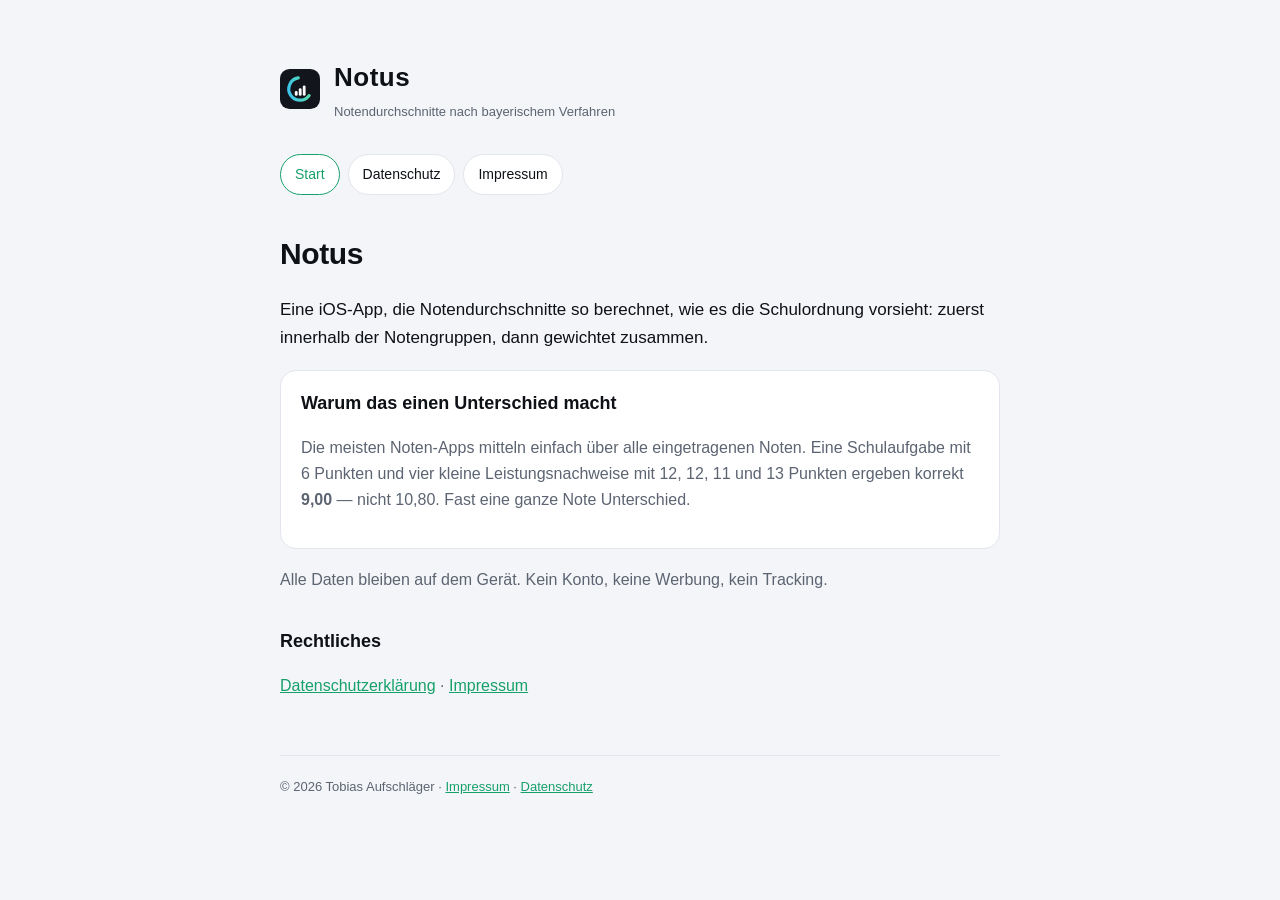
<file: index.html>
<!doctype html>
<html lang="de">
<head>
<meta charset="utf-8">
<meta name="viewport" content="width=device-width, initial-scale=1">
<title>Notus · Notus</title>
<link rel="stylesheet" href="style.css">
</head>
<body><div class="wrap">
<header><svg width="40" height="40" viewBox="0 0 100 100" aria-hidden="true"><defs><linearGradient id="g" x1="0" y1="0" x2="1" y2="1"><stop offset="0" stop-color="#5BE49B"/><stop offset="1" stop-color="#38BDF8"/></linearGradient></defs><rect width="100" height="100" rx="24" fill="#12151c"/><path d="M50 22a28 28 0 1 1-19.8 47.8" fill="none" stroke="url(#g)" stroke-width="8" stroke-linecap="round" transform="rotate(126 50 50)"/><g fill="#fff"><rect x="37" y="55" width="7" height="12" rx="3.5"/><rect x="47" y="48" width="7" height="19" rx="3.5"/><rect x="57" y="41" width="7" height="26" rx="3.5"/></g></svg><div><div class="name">Notus</div><div class="sub">Notendurchschnitte nach bayerischem Verfahren</div></div></header>
<nav>
  <a href="index.html" aria-current="page">Start</a>
  <a href="datenschutz.html">Datenschutz</a>
  <a href="impressum.html">Impressum</a>
</nav>
<h1>Notus</h1>
<p class="lead">Eine iOS-App, die Notendurchschnitte so berechnet, wie es die Schulordnung
vorsieht: zuerst innerhalb der Notengruppen, dann gewichtet zusammen.</p>
<div class="card">
<h2>Warum das einen Unterschied macht</h2>
<p>Die meisten Noten-Apps mitteln einfach über alle eingetragenen Noten. Eine Schulaufgabe
mit 6&nbsp;Punkten und vier kleine Leistungsnachweise mit 12,&nbsp;12,&nbsp;11 und
13&nbsp;Punkten ergeben korrekt <strong>9,00</strong> — nicht 10,80. Fast eine ganze Note
Unterschied.</p>
</div>
<p>Alle Daten bleiben auf dem Gerät. Kein Konto, keine Werbung, kein Tracking.</p>
<h2>Rechtliches</h2>
<p><a href="datenschutz.html">Datenschutzerklärung</a> · <a href="impressum.html">Impressum</a></p>
<footer>© 2026 Tobias Aufschläger · <a href="impressum.html">Impressum</a> · <a href="datenschutz.html">Datenschutz</a></footer></div></body></html>
</file>
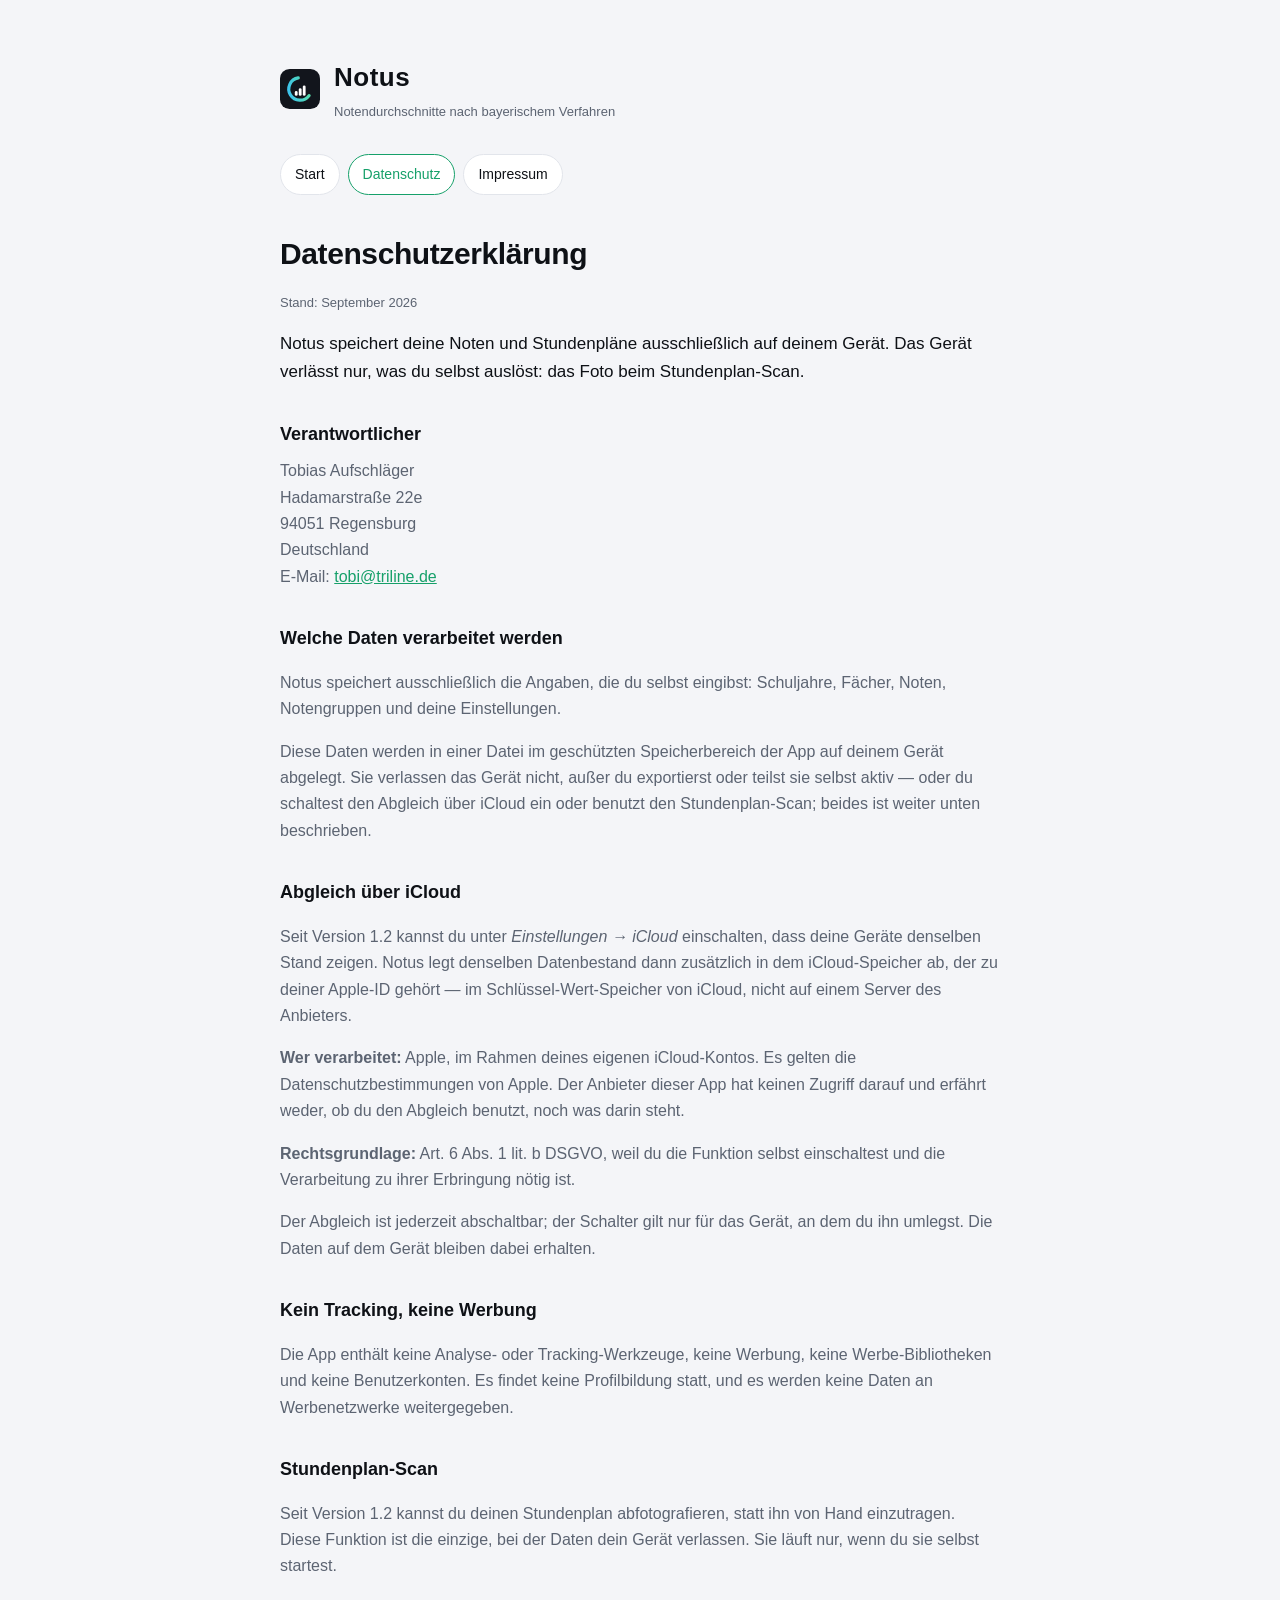
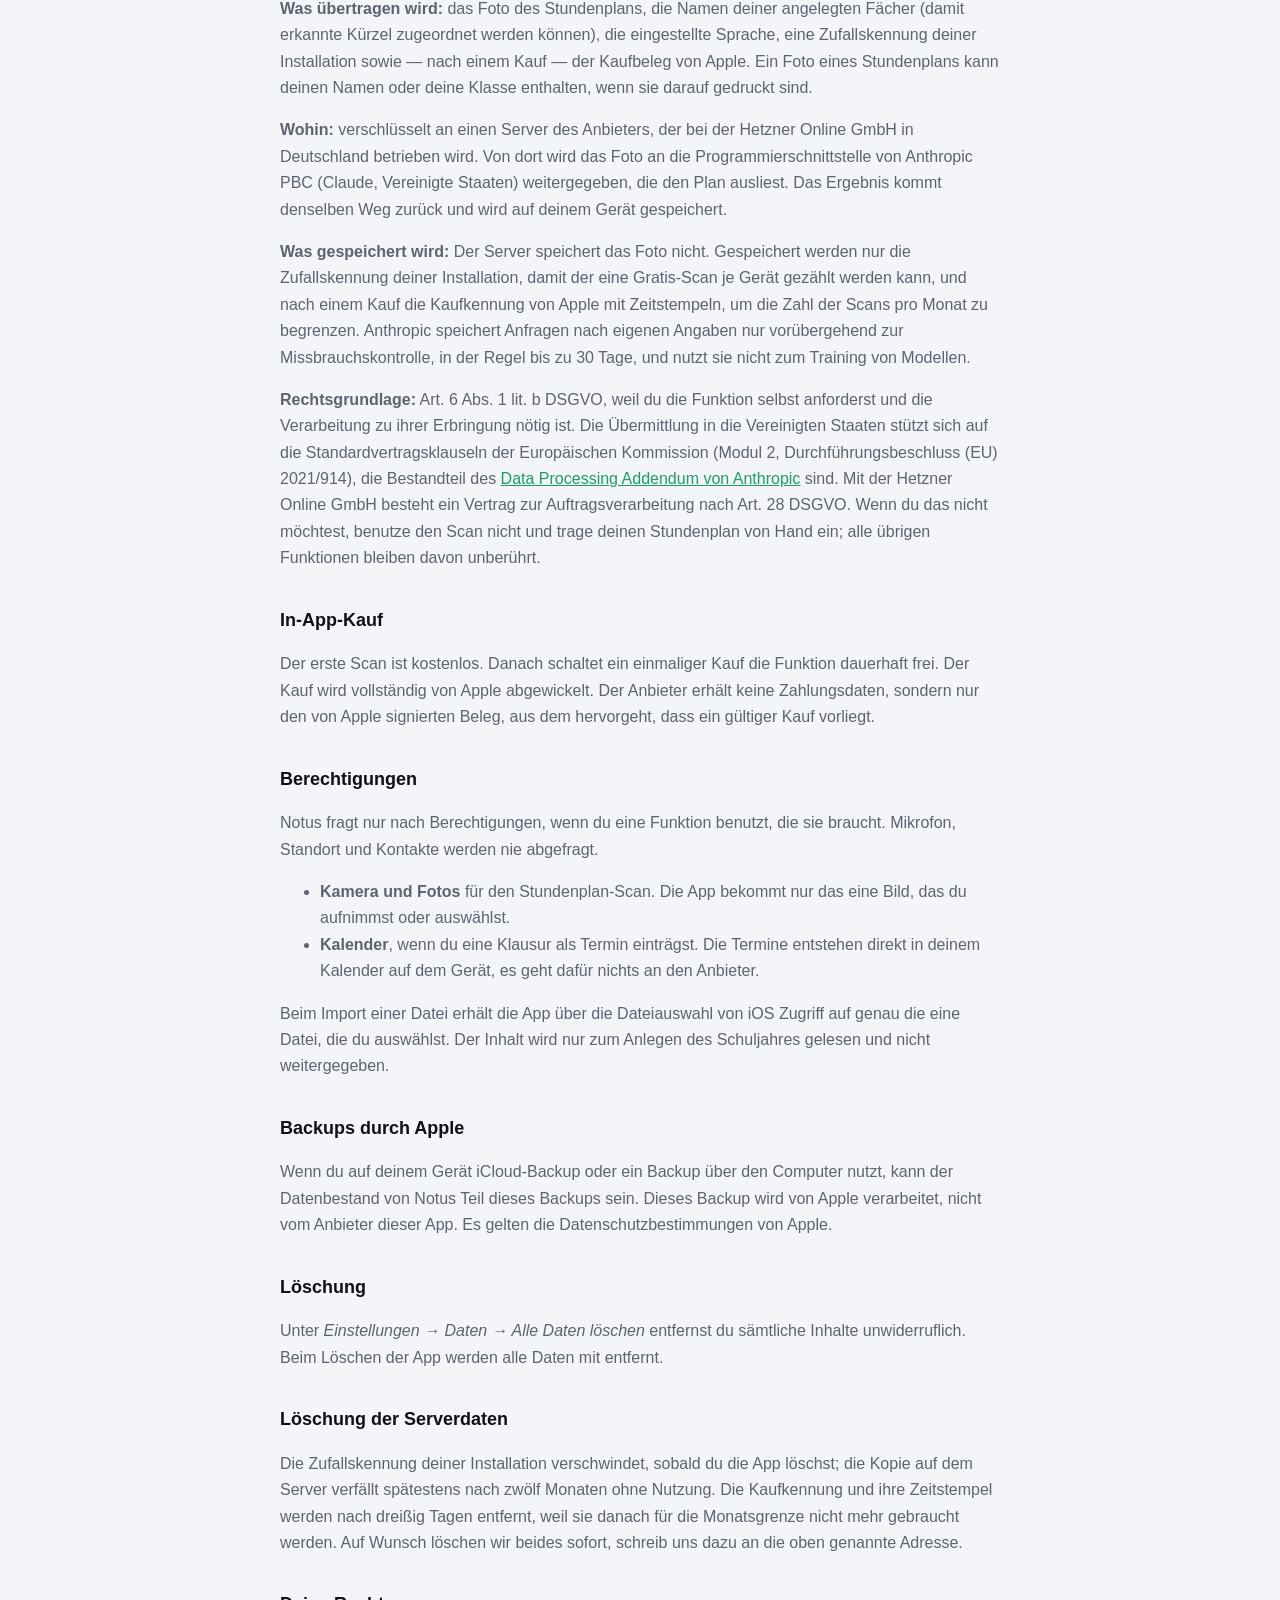
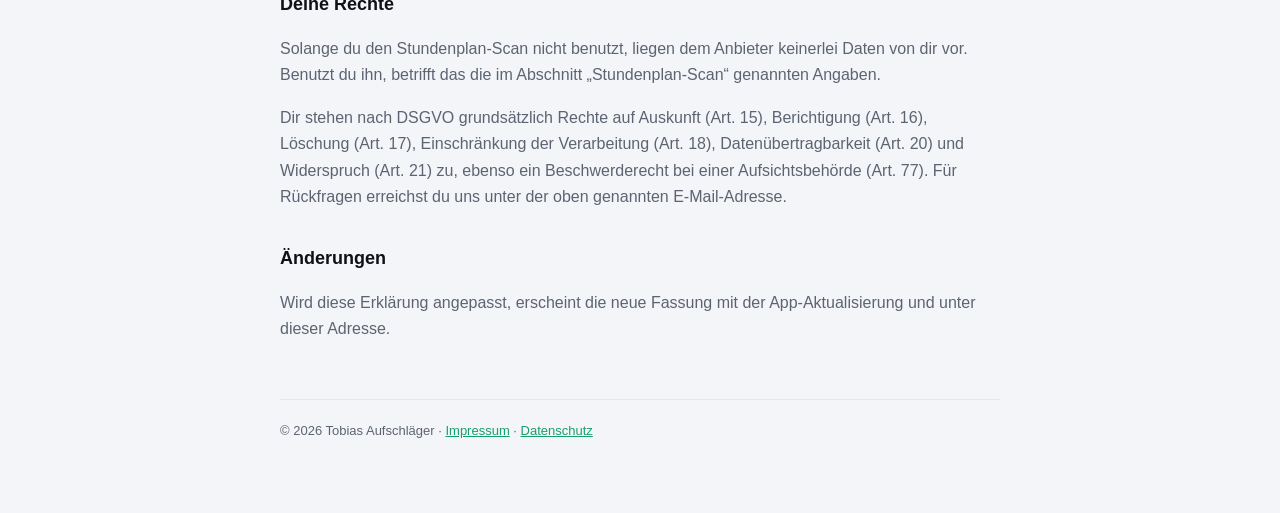
<file: datenschutz.html>
<!doctype html>
<html lang="de">
<head>
<meta charset="utf-8">
<meta name="viewport" content="width=device-width, initial-scale=1">
<title>Datenschutz · Notus</title>
<link rel="stylesheet" href="style.css">
</head>
<body><div class="wrap">
<header><svg width="40" height="40" viewBox="0 0 100 100" aria-hidden="true"><defs><linearGradient id="g" x1="0" y1="0" x2="1" y2="1"><stop offset="0" stop-color="#5BE49B"/><stop offset="1" stop-color="#38BDF8"/></linearGradient></defs><rect width="100" height="100" rx="24" fill="#12151c"/><path d="M50 22a28 28 0 1 1-19.8 47.8" fill="none" stroke="url(#g)" stroke-width="8" stroke-linecap="round" transform="rotate(126 50 50)"/><g fill="#fff"><rect x="37" y="55" width="7" height="12" rx="3.5"/><rect x="47" y="48" width="7" height="19" rx="3.5"/><rect x="57" y="41" width="7" height="26" rx="3.5"/></g></svg><div><div class="name">Notus</div><div class="sub">Notendurchschnitte nach bayerischem Verfahren</div></div></header>
<nav>
  <a href="index.html">Start</a>
  <a href="datenschutz.html" aria-current="page">Datenschutz</a>
  <a href="impressum.html">Impressum</a>
</nav>
<h1>Datenschutzerklärung</h1>
<p class="date">Stand: September 2026</p>
<p class="lead">Notus speichert deine Noten und Stundenpläne ausschließlich auf deinem Gerät.
Das Gerät verlässt nur, was du selbst auslöst: das Foto beim Stundenplan-Scan.</p>

<h2>Verantwortlicher</h2>
<address>
Tobias Aufschläger<br>
Hadamarstraße 22e<br>
94051 Regensburg<br>
Deutschland<br>
E-Mail: <a href="mailto:tobi@triline.de">tobi@triline.de</a>
</address>

<h2>Welche Daten verarbeitet werden</h2>
<p>Notus speichert ausschließlich die Angaben, die du selbst eingibst: Schuljahre, Fächer,
Noten, Notengruppen und deine Einstellungen.</p>
<p>Diese Daten werden in einer Datei im geschützten Speicherbereich der App auf deinem
Gerät abgelegt. Sie verlassen das Gerät nicht, außer du exportierst oder teilst sie selbst
aktiv &mdash; oder du schaltest den Abgleich über iCloud ein oder benutzt den
Stundenplan-Scan; beides ist weiter unten beschrieben.</p>

<h2>Abgleich über iCloud</h2>
<p>Seit Version&nbsp;1.2 kannst du unter <em>Einstellungen &rarr; iCloud</em> einschalten, dass
deine Geräte denselben Stand zeigen. Notus legt denselben Datenbestand dann zusätzlich in dem
iCloud-Speicher ab, der zu deiner Apple-ID gehört &mdash; im Schlüssel-Wert-Speicher von iCloud,
nicht auf einem Server des Anbieters.</p>
<p><strong>Wer verarbeitet:</strong> Apple, im Rahmen deines eigenen iCloud-Kontos. Es gelten
die Datenschutzbestimmungen von Apple. Der Anbieter dieser App hat keinen Zugriff darauf und
erfährt weder, ob du den Abgleich benutzt, noch was darin steht.</p>
<p><strong>Rechtsgrundlage:</strong> Art.&nbsp;6 Abs.&nbsp;1 lit.&nbsp;b DSGVO, weil du die
Funktion selbst einschaltest und die Verarbeitung zu ihrer Erbringung nötig ist.</p>
<p>Der Abgleich ist jederzeit abschaltbar; der Schalter gilt nur für das Gerät, an dem du ihn
umlegst. Die Daten auf dem Gerät bleiben dabei erhalten.</p>

<h2>Kein Tracking, keine Werbung</h2>
<p>Die App enthält keine Analyse- oder Tracking-Werkzeuge, keine Werbung, keine
Werbe-Bibliotheken und keine Benutzerkonten. Es findet keine Profilbildung statt, und es
werden keine Daten an Werbenetzwerke weitergegeben.</p>

<h2>Stundenplan-Scan</h2>
<p>Seit Version&nbsp;1.2 kannst du deinen Stundenplan abfotografieren, statt ihn von Hand
einzutragen. Diese Funktion ist die einzige, bei der Daten dein Gerät verlassen. Sie läuft
nur, wenn du sie selbst startest.</p>
<p><strong>Was übertragen wird:</strong> das Foto des Stundenplans, die Namen deiner
angelegten Fächer (damit erkannte Kürzel zugeordnet werden können), die eingestellte
Sprache, eine Zufallskennung deiner Installation sowie &mdash; nach einem Kauf &mdash; der
Kaufbeleg von Apple. Ein Foto eines Stundenplans kann deinen Namen oder deine Klasse
enthalten, wenn sie darauf gedruckt sind.</p>
<p><strong>Wohin:</strong> verschlüsselt an einen Server des Anbieters, der bei der Hetzner
Online GmbH in Deutschland betrieben wird. Von dort wird das Foto an die Programmier&shy;schnittstelle
von Anthropic PBC (Claude, Vereinigte Staaten) weitergegeben, die den Plan ausliest. Das
Ergebnis kommt denselben Weg zurück und wird auf deinem Gerät gespeichert.</p>
<p><strong>Was gespeichert wird:</strong> Der Server speichert das Foto nicht. Gespeichert
werden nur die Zufallskennung deiner Installation, damit der eine Gratis-Scan je Gerät
gezählt werden kann, und nach einem Kauf die Kaufkennung von Apple mit Zeitstempeln, um die
Zahl der Scans pro Monat zu begrenzen. Anthropic speichert Anfragen nach eigenen Angaben nur
vorübergehend zur Missbrauchskontrolle, in der Regel bis zu 30&nbsp;Tage, und nutzt sie
nicht zum Training von Modellen.</p>
<p><strong>Rechtsgrundlage:</strong> Art.&nbsp;6 Abs.&nbsp;1 lit.&nbsp;b DSGVO, weil du die
Funktion selbst anforderst und die Verarbeitung zu ihrer Erbringung nötig ist. Die
Übermittlung in die Vereinigten Staaten stützt sich auf die Standardvertragsklauseln der
Europäischen Kommission (Modul&nbsp;2, Durchführungsbeschluss (EU) 2021/914), die Bestandteil des
<a href="https://www.anthropic.com/legal/data-processing-addendum">Data Processing Addendum von
Anthropic</a> sind. Mit der Hetzner Online GmbH besteht ein Vertrag zur Auftragsverarbeitung nach
Art.&nbsp;28 DSGVO. Wenn du das nicht möchtest, benutze den Scan nicht und trage
deinen Stundenplan von Hand ein; alle übrigen Funktionen bleiben davon unberührt.</p>

<h2>In-App-Kauf</h2>
<p>Der erste Scan ist kostenlos. Danach schaltet ein einmaliger Kauf die Funktion dauerhaft
frei. Der Kauf wird vollständig von Apple abgewickelt. Der Anbieter erhält keine
Zahlungsdaten, sondern nur den von Apple signierten Beleg, aus dem hervorgeht, dass ein
gültiger Kauf vorliegt.</p>

<h2>Berechtigungen</h2>
<p>Notus fragt nur nach Berechtigungen, wenn du eine Funktion benutzt, die sie braucht.
Mikrofon, Standort und Kontakte werden nie abgefragt.</p>
<ul>
<li><strong>Kamera und Fotos</strong> für den Stundenplan-Scan. Die App bekommt nur das
eine Bild, das du aufnimmst oder auswählst.</li>
<li><strong>Kalender</strong>, wenn du eine Klausur als Termin einträgst. Die Termine
entstehen direkt in deinem Kalender auf dem Gerät, es geht dafür nichts an den Anbieter.</li>
</ul>
<p>Beim Import einer Datei erhält die App über die Dateiauswahl von iOS Zugriff auf genau
die eine Datei, die du auswählst. Der Inhalt wird nur zum Anlegen des Schuljahres gelesen
und nicht weitergegeben.</p>

<h2>Backups durch Apple</h2>
<p>Wenn du auf deinem Gerät iCloud-Backup oder ein Backup über den Computer nutzt, kann der
Datenbestand von Notus Teil dieses Backups sein. Dieses Backup wird von Apple verarbeitet,
nicht vom Anbieter dieser App. Es gelten die Datenschutzbestimmungen von Apple.</p>

<h2>Löschung</h2>
<p>Unter <em>Einstellungen → Daten → Alle Daten löschen</em> entfernst du sämtliche Inhalte
unwiderruflich. Beim Löschen der App werden alle Daten mit entfernt.</p>

<h2>Löschung der Serverdaten</h2>
<p>Die Zufallskennung deiner Installation verschwindet, sobald du die App löschst; die
Kopie auf dem Server verfällt spätestens nach zwölf Monaten ohne Nutzung. Die Kaufkennung
und ihre Zeitstempel werden nach dreißig Tagen entfernt, weil sie danach für die
Monatsgrenze nicht mehr gebraucht werden. Auf Wunsch löschen wir beides sofort, schreib
uns dazu an die oben genannte Adresse.</p>

<h2>Deine Rechte</h2>
<p>Solange du den Stundenplan-Scan nicht benutzt, liegen dem Anbieter keinerlei Daten von
dir vor. Benutzt du ihn, betrifft das die im Abschnitt „Stundenplan-Scan“ genannten
Angaben.</p>
<p>Dir stehen nach DSGVO grundsätzlich Rechte auf Auskunft (Art.&nbsp;15), Berichtigung
(Art.&nbsp;16), Löschung (Art.&nbsp;17), Einschränkung der Verarbeitung (Art.&nbsp;18),
Datenübertragbarkeit (Art.&nbsp;20) und Widerspruch (Art.&nbsp;21) zu, ebenso ein
Beschwerderecht bei einer Aufsichtsbehörde (Art.&nbsp;77). Für Rückfragen erreichst du uns
unter der oben genannten E-Mail-Adresse.</p>

<h2>Änderungen</h2>
<p>Wird diese Erklärung angepasst, erscheint die neue Fassung mit der App-Aktualisierung
und unter dieser Adresse.</p>
<footer>© 2026 Tobias Aufschläger · <a href="impressum.html">Impressum</a> · <a href="datenschutz.html">Datenschutz</a></footer></div></body></html>
</file>
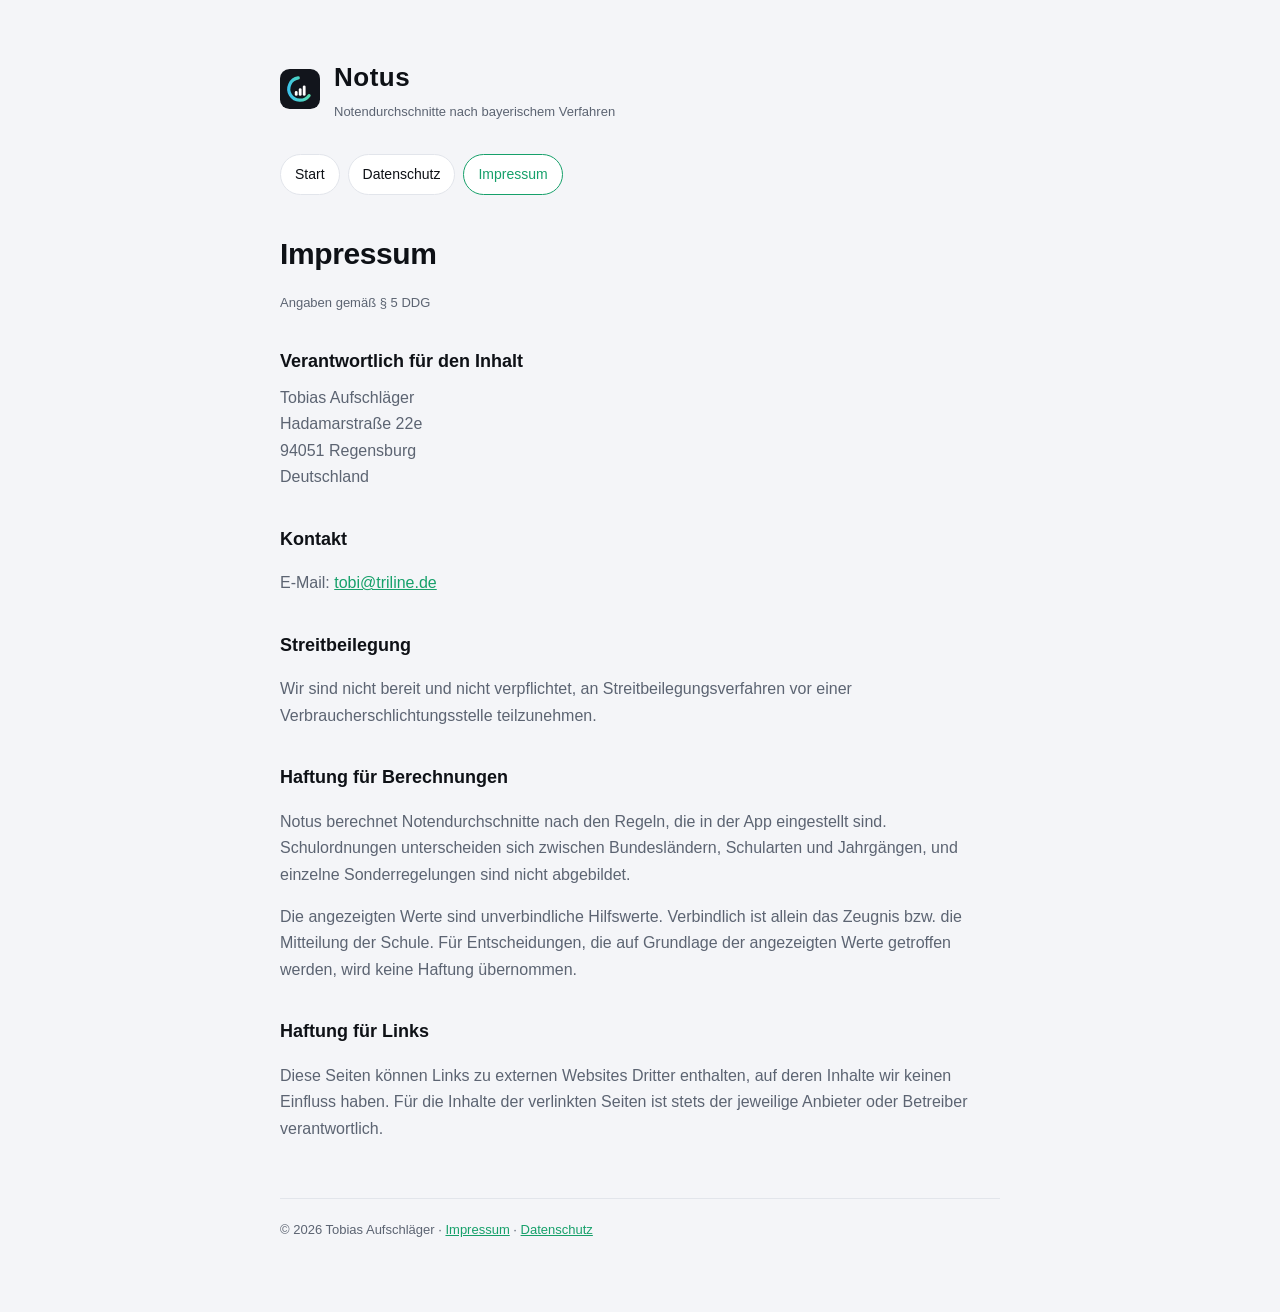
<file: impressum.html>
<!doctype html>
<html lang="de">
<head>
<meta charset="utf-8">
<meta name="viewport" content="width=device-width, initial-scale=1">
<title>Impressum · Notus</title>
<link rel="stylesheet" href="style.css">
</head>
<body><div class="wrap">
<header><svg width="40" height="40" viewBox="0 0 100 100" aria-hidden="true"><defs><linearGradient id="g" x1="0" y1="0" x2="1" y2="1"><stop offset="0" stop-color="#5BE49B"/><stop offset="1" stop-color="#38BDF8"/></linearGradient></defs><rect width="100" height="100" rx="24" fill="#12151c"/><path d="M50 22a28 28 0 1 1-19.8 47.8" fill="none" stroke="url(#g)" stroke-width="8" stroke-linecap="round" transform="rotate(126 50 50)"/><g fill="#fff"><rect x="37" y="55" width="7" height="12" rx="3.5"/><rect x="47" y="48" width="7" height="19" rx="3.5"/><rect x="57" y="41" width="7" height="26" rx="3.5"/></g></svg><div><div class="name">Notus</div><div class="sub">Notendurchschnitte nach bayerischem Verfahren</div></div></header>
<nav>
  <a href="index.html">Start</a>
  <a href="datenschutz.html">Datenschutz</a>
  <a href="impressum.html" aria-current="page">Impressum</a>
</nav>
<h1>Impressum</h1>
<p class="date">Angaben gemäß § 5 DDG</p>

<h2>Verantwortlich für den Inhalt</h2>
<address>
Tobias Aufschläger<br>
Hadamarstraße 22e<br>
94051 Regensburg<br>
Deutschland
</address>

<h2>Kontakt</h2>
<p>E-Mail: <a href="mailto:tobi@triline.de">tobi@triline.de</a></p>

<h2>Streitbeilegung</h2>
<p>Wir sind nicht bereit und nicht verpflichtet, an Streitbeilegungsverfahren vor einer
Verbraucherschlichtungsstelle teilzunehmen.</p>

<h2>Haftung für Berechnungen</h2>
<p>Notus berechnet Notendurchschnitte nach den Regeln, die in der App eingestellt sind.
Schulordnungen unterscheiden sich zwischen Bundesländern, Schularten und Jahrgängen, und
einzelne Sonderregelungen sind nicht abgebildet.</p>
<p>Die angezeigten Werte sind unverbindliche Hilfswerte. Verbindlich ist allein das Zeugnis
bzw. die Mitteilung der Schule. Für Entscheidungen, die auf Grundlage der angezeigten Werte
getroffen werden, wird keine Haftung übernommen.</p>

<h2>Haftung für Links</h2>
<p>Diese Seiten können Links zu externen Websites Dritter enthalten, auf deren Inhalte wir
keinen Einfluss haben. Für die Inhalte der verlinkten Seiten ist stets der jeweilige
Anbieter oder Betreiber verantwortlich.</p>
<footer>© 2026 Tobias Aufschläger · <a href="impressum.html">Impressum</a> · <a href="datenschutz.html">Datenschutz</a></footer></div></body></html>
</file>
<file: style.css>
:root {
  --bg: #f4f5f8; --surface: #ffffff; --text: #0e1116; --muted: #5c6472;
  --line: #e2e5eb; --accent: #16a06a;
}
@media (prefers-color-scheme: dark) {
  :root { --bg: #0a0b0e; --surface: #15171c; --text: #f7f8fa; --muted: #9aa3b2;
          --line: #25282f; --accent: #5be49b; }
}
* { box-sizing: border-box; }
body {
  margin: 0; padding: 0 20px 72px; background: var(--bg); color: var(--text);
  font: 16px/1.65 -apple-system, BlinkMacSystemFont, "Segoe UI", Roboto, sans-serif;
}
.wrap { max-width: 720px; margin: 0 auto; }
header { padding: 56px 0 32px; display: flex; align-items: center; gap: 14px; }
header svg { flex: none; }
header .name { font-size: 26px; font-weight: 700; letter-spacing: .5px; }
header .sub { color: var(--muted); font-size: 13px; margin-top: 2px; }
nav { display: flex; gap: 8px; flex-wrap: wrap; margin-bottom: 34px; }
nav a {
  color: var(--text); text-decoration: none; font-size: 14px; font-weight: 500;
  padding: 8px 14px; border: 1px solid var(--line); border-radius: 999px;
  background: var(--surface);
}
nav a[aria-current="page"] { border-color: var(--accent); color: var(--accent); }
h1 { font-size: 30px; margin: 0 0 6px; letter-spacing: -.4px; }
h2 { font-size: 18px; margin: 34px 0 8px; }
p, li { color: var(--muted); }
p.lead { font-size: 17px; color: var(--text); }
address { font-style: normal; color: var(--muted); }
a { color: var(--accent); }
.card {
  background: var(--surface); border: 1px solid var(--line); border-radius: 16px;
  padding: 18px 20px; margin: 18px 0;
}
.card p:first-child, .card h2 { margin-top: 0; }
footer { margin-top: 56px; padding-top: 20px; border-top: 1px solid var(--line);
         color: var(--muted); font-size: 13px; }
.date { color: var(--muted); font-size: 13px; }
</file>
